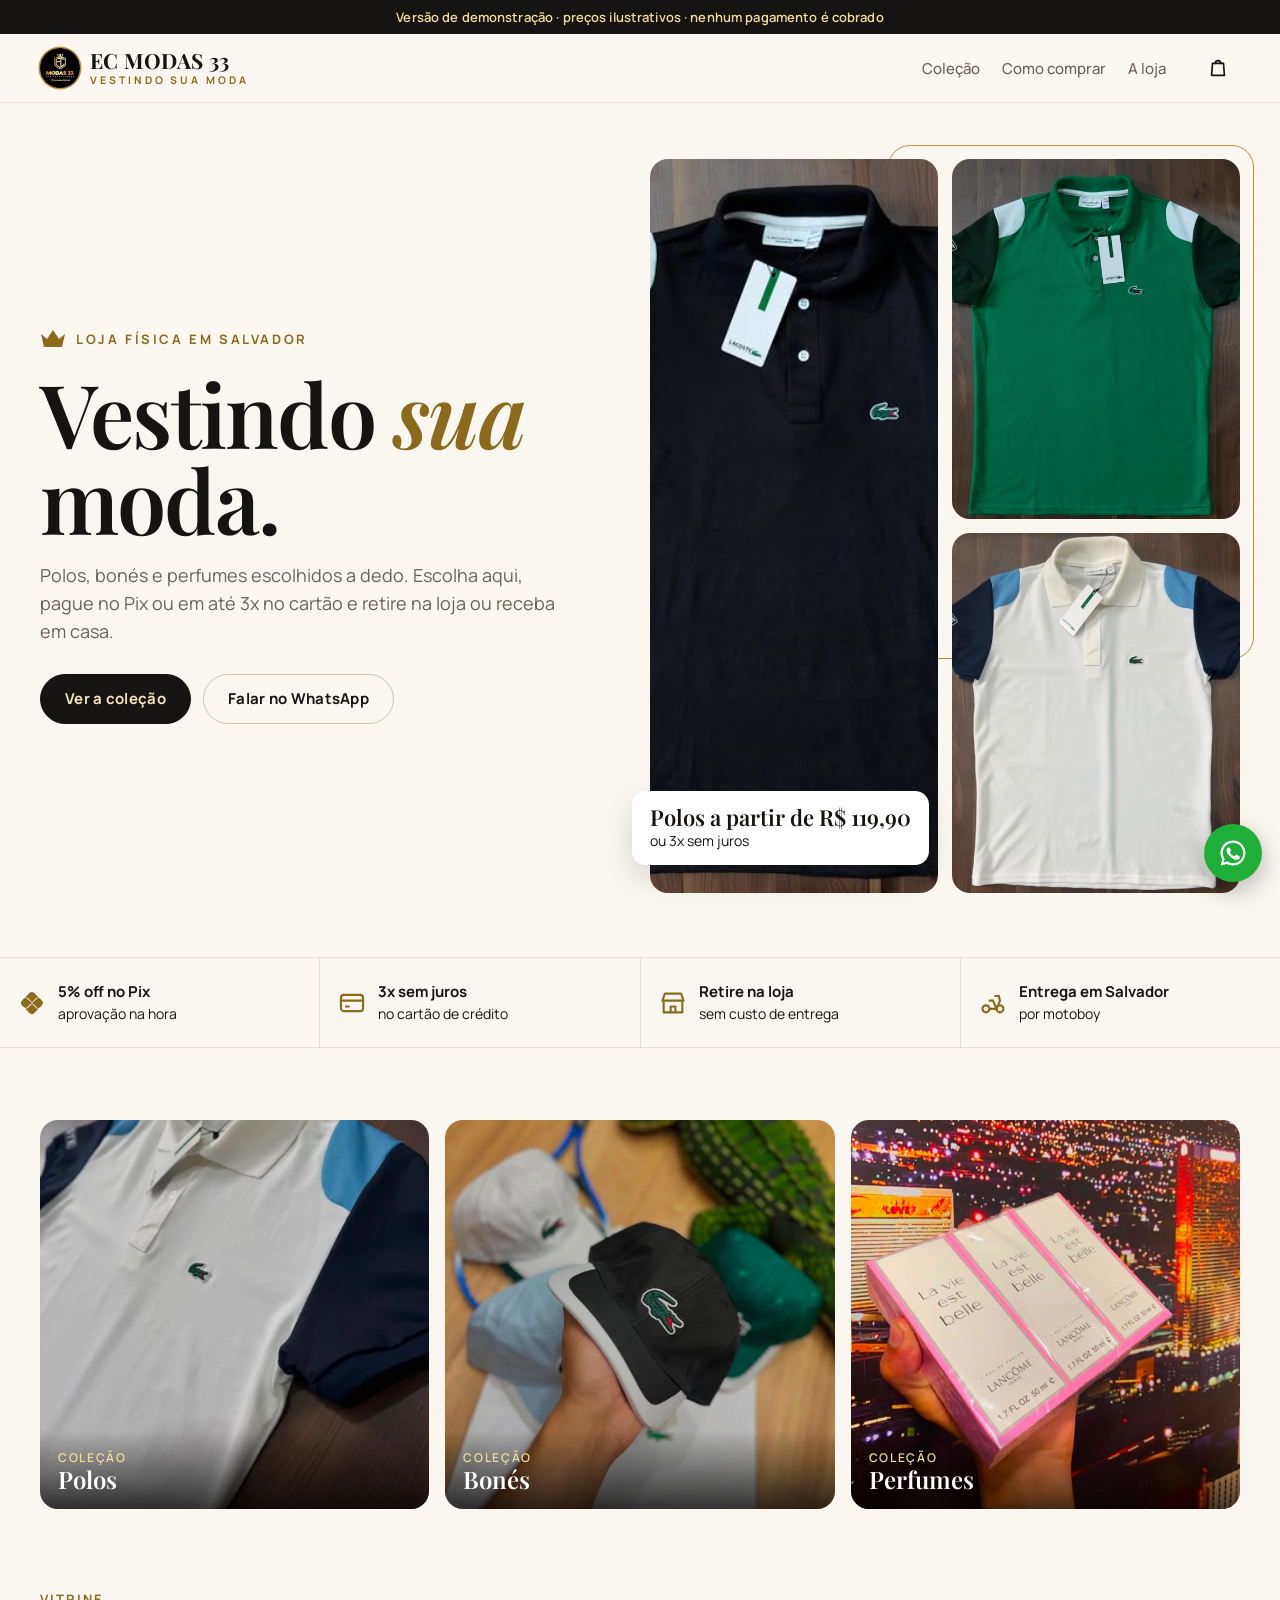
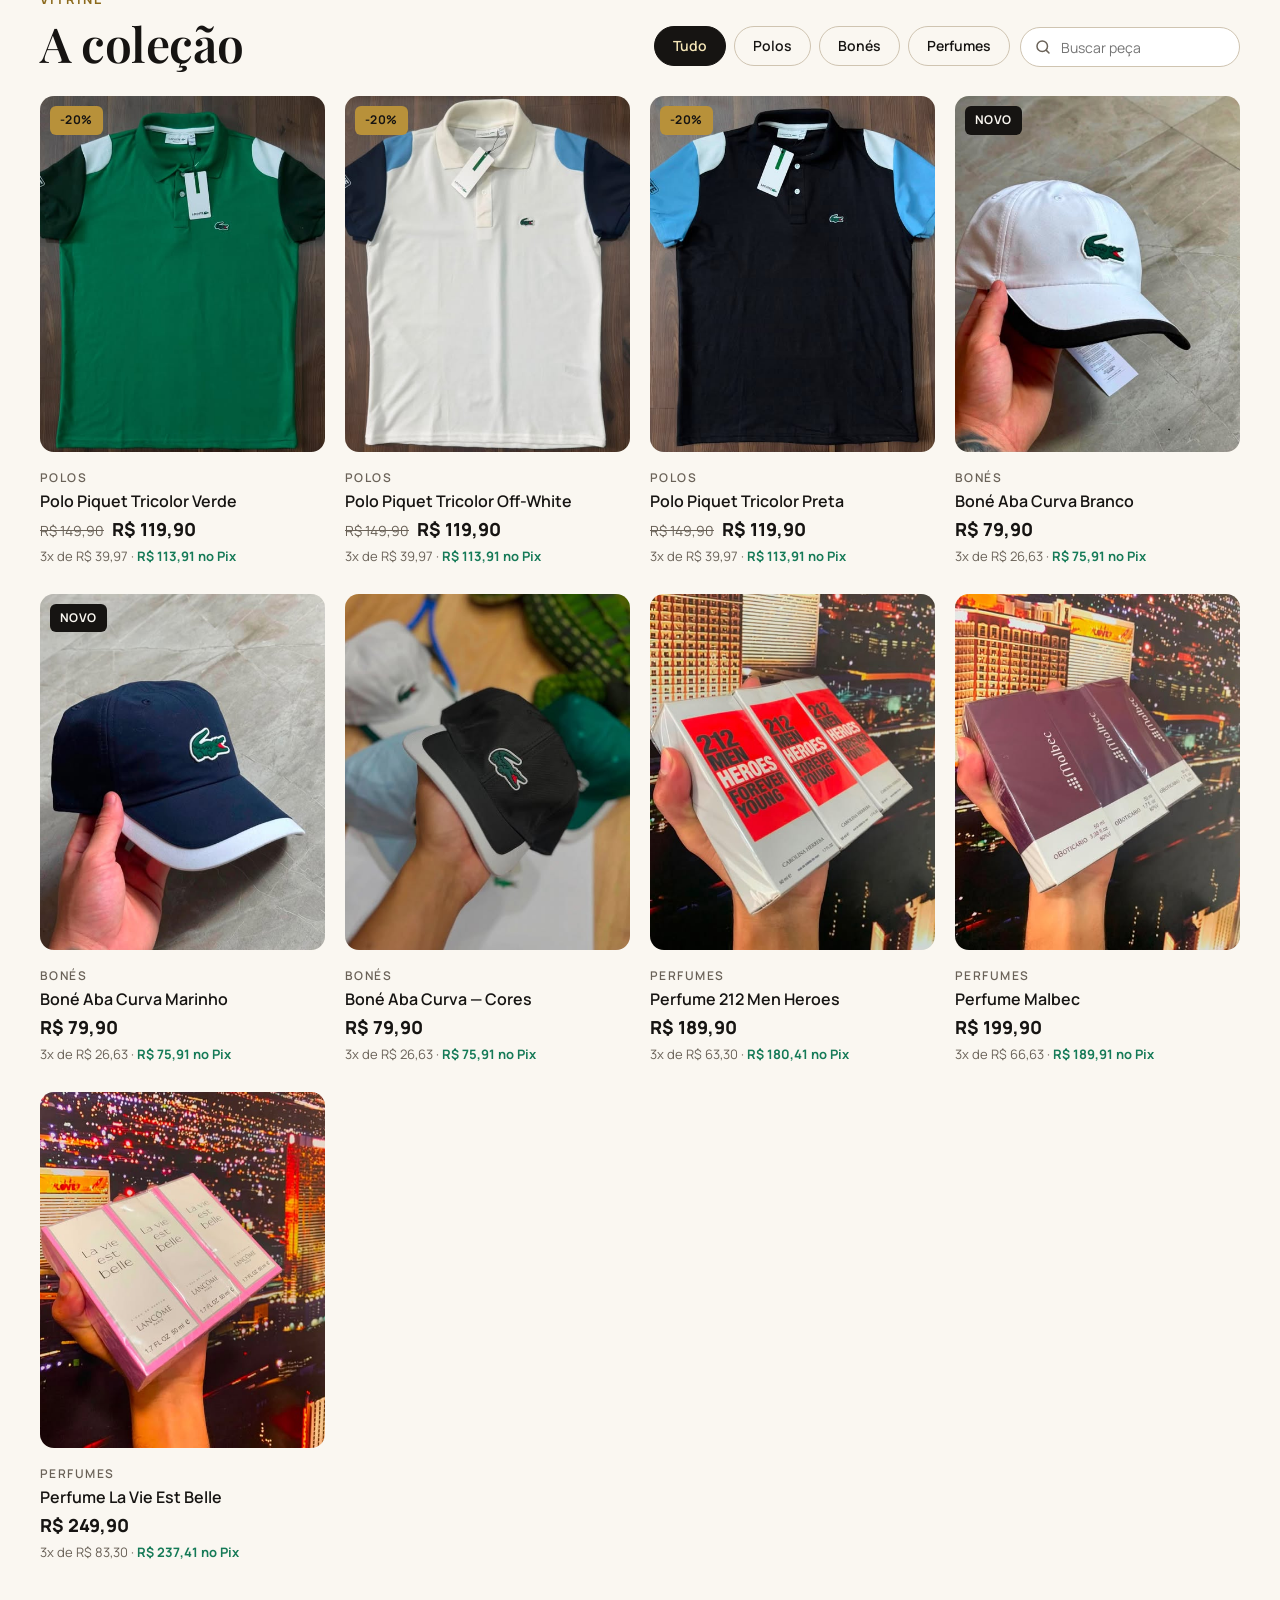
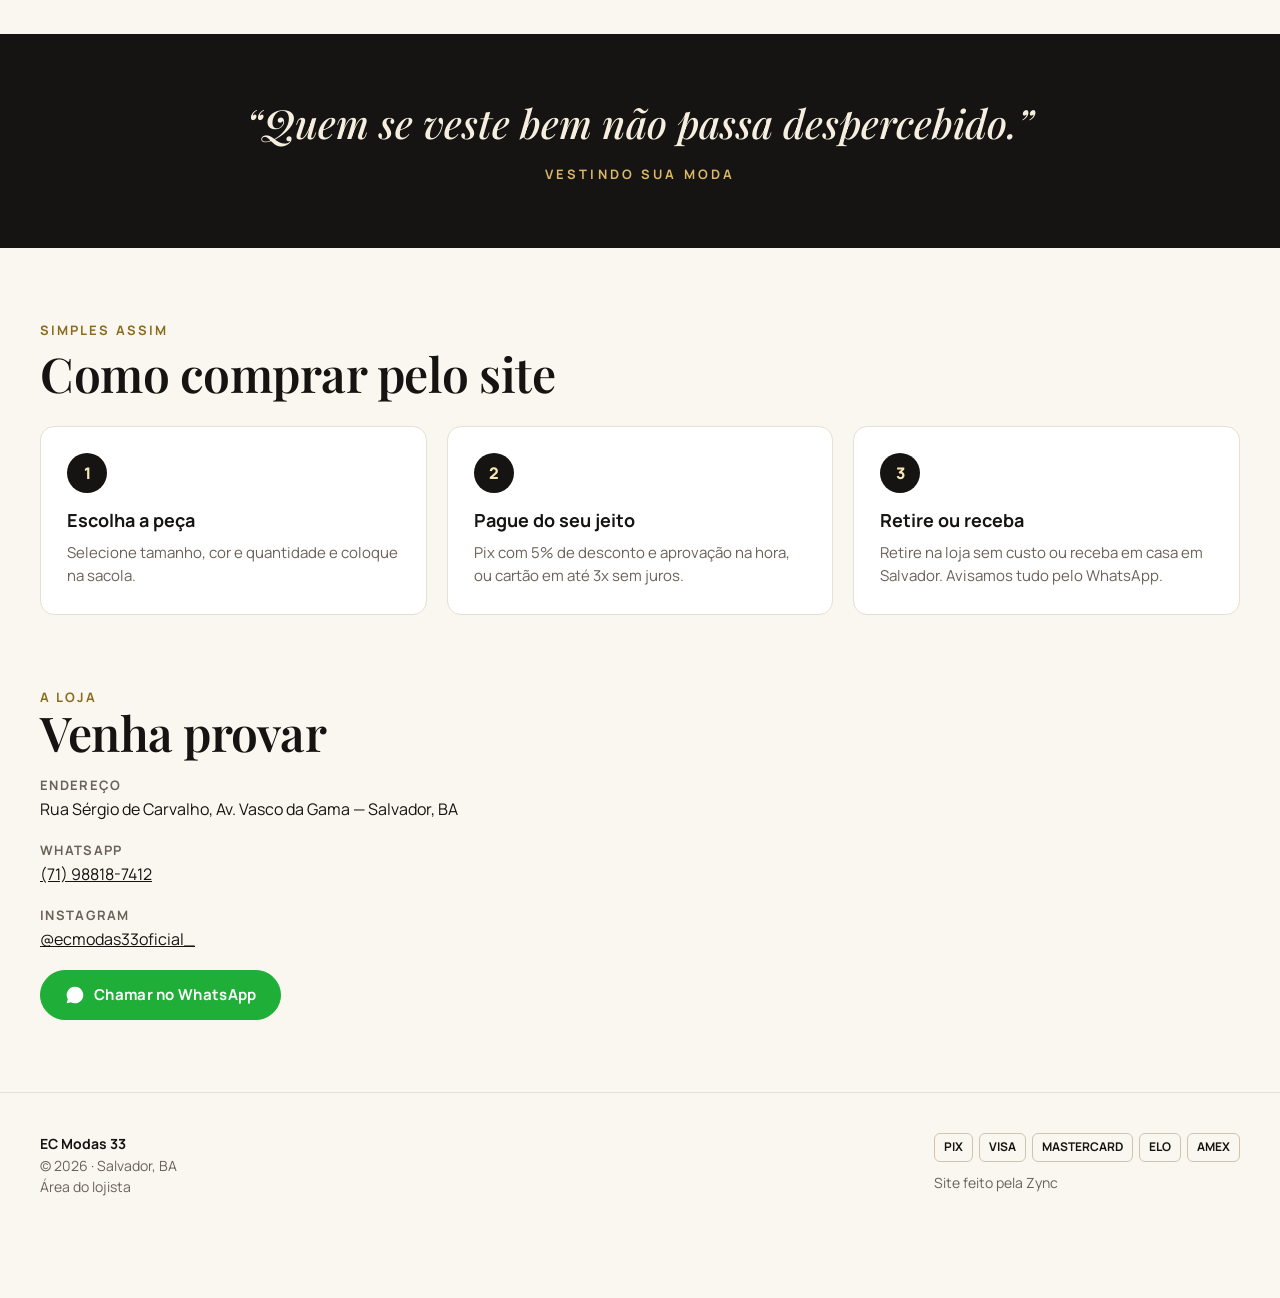
<file: index.html>
<!doctype html>
<html lang="pt-BR">
<head>
<meta charset="utf-8">
<meta name="viewport" content="width=device-width, initial-scale=1, viewport-fit=cover">
<title>EC Modas 33 — Vestindo sua moda | Salvador</title>
<meta name="description" content="Polos, bonés e perfumes da EC Modas 33, em Salvador. Compre pelo site com Pix ou cartão, retire na loja ou receba em casa.">
<meta property="og:title" content="EC Modas 33 — Vestindo sua moda">
<meta property="og:description" content="Polos, bonés e perfumes. Pix ou cartão em até 3x, retirada na loja ou entrega em Salvador.">
<meta property="og:image" content="fotos/05.jpg">
<meta name="theme-color" content="#FAF7F1">
<link rel="icon" href="fotos/perfil.jpg">
<link rel="preconnect" href="https://fonts.googleapis.com"><link rel="preconnect" href="https://fonts.gstatic.com" crossorigin>
<link href="https://fonts.googleapis.com/css2?family=Manrope:wght@400;500;600;700;800&family=Playfair+Display:ital,wght@0,500;0,600;0,700;1,500;1,600&display=swap" rel="stylesheet">
<link rel="stylesheet" href="assets/base.css?v=20260925161743">
<link rel="stylesheet" href="assets/tema.css?v=20260925161743">
</head>
<body>
<div class="faixa-beta">Versão de demonstração · preços ilustrativos · nenhum pagamento é cobrado</div>
<header class="topo">
  <div class="wrap">
    <a class="marca" href="#"><img src="fotos/perfil.jpg" alt=""><span class="marca-txt"><b>EC MODAS 33</b><small>Vestindo sua moda</small></span></a>
    <nav class="nav"><a href="#colecao">Coleção</a><a href="#como-comprar">Como comprar</a><a href="#loja">A loja</a></nav>
    <div class="topo-acoes">
      <button class="icone" data-abrir-sacola aria-label="Abrir sacola">
        <svg viewBox="0 0 24 24" fill="none" stroke="currentColor" stroke-width="1.8" stroke-linecap="round" stroke-linejoin="round"><path d="M6 7h12l1 13H5L6 7Z"/><path d="M9 7a3 3 0 0 1 6 0"/></svg>
        <span class="bolha" data-contagem hidden>0</span></button>
    </div>
  </div>
</header>

<main>
  <section class="hero">
    <div class="wrap">
      <div>
        <span class="coroa"><svg viewBox="0 0 26 20" fill="currentColor"><path d="M1 5l6 5 6-9 6 9 6-5-3 13H4L1 5Z"/></svg> Loja física em Salvador</span>
        <h1>Vestindo <em>sua</em> moda.</h1>
        <p class="lead">Polos, bonés e perfumes escolhidos a dedo. Escolha aqui, pague no Pix ou em até 3x no cartão e retire na loja ou receba em casa.</p>
        <div class="hero-ctas">
          <a class="btn" href="#colecao">Ver a coleção</a>
          <a class="btn sec" data-zap>Falar no WhatsApp</a>
        </div>
      </div>
      <div class="mosaico">
        <img src="fotos/04.jpg" alt="Polo preta com mangas azul-céu">
        <img src="fotos/05.jpg" alt="Polo verde tricolor">
        <img src="fotos/06.jpg" alt="Polo off-white tricolor">
        <div class="etiqueta"><b>Polos a partir de R$ 119,90</b>ou 3x sem juros</div>
      </div>
    </div>
  </section>

  <div class="vantagens">
    <div><svg viewBox="0 0 24 24" fill="currentColor"><path d="M17.3 16.8a2.8 2.8 0 0 1-2-.8l-2.9-2.9a.6.6 0 0 0-.8 0L8.7 16a2.8 2.8 0 0 1-2 .8h-.6l3.7 3.7a3 3 0 0 0 4.2 0l3.7-3.7h-.4ZM6.7 7.2a2.8 2.8 0 0 1 2 .8l2.9 2.9a.6.6 0 0 0 .8 0L15.3 8a2.8 2.8 0 0 1 2-.8h.4l-3.7-3.7a3 3 0 0 0-4.2 0L6.1 7.2h.6Zm13.8 2.7-2.2-2.2h-1a1.9 1.9 0 0 0-1.3.6l-2.9 2.9a1.5 1.5 0 0 1-2.1 0L8 8.3a1.9 1.9 0 0 0-1.3-.5H5.5L3.5 9.9a3 3 0 0 0 0 4.2l2 2h1.2a1.9 1.9 0 0 0 1.3-.5l2.9-2.9a1.5 1.5 0 0 1 2.1 0l2.9 2.9a1.9 1.9 0 0 0 1.3.6h1l2.3-2.3a3 3 0 0 0 0-4Z"/></svg><div><b>5% off no Pix</b>aprovação na hora</div></div>
    <div><svg viewBox="0 0 24 24" fill="none" stroke="currentColor" stroke-width="1.8"><rect x="2.5" y="5" width="19" height="14" rx="2.5"/><path d="M2.5 10h19M6 15h4"/></svg><div><b>3x sem juros</b>no cartão de crédito</div></div>
    <div><svg viewBox="0 0 24 24" fill="none" stroke="currentColor" stroke-width="1.8" stroke-linejoin="round"><path d="M4 10v10h16V10M3 10l2-6h14l2 6H3Z"/><path d="M10 20v-5h4v5"/></svg><div><b>Retire na loja</b>sem custo de entrega</div></div>
    <div><svg viewBox="0 0 24 24" fill="none" stroke="currentColor" stroke-width="1.8" stroke-linecap="round"><circle cx="6" cy="17" r="3"/><circle cx="18" cy="17" r="3"/><path d="M9 17h6l-3-7h-3M14 6h3l1 4-3 7"/></svg><div><b>Entrega em Salvador</b>por motoboy</div></div>
  </div>

  <section class="secao">
    <div class="wrap">
      <div class="faixa-cat">
        <a href="#colecao" data-ir="Polos"><img src="fotos/02.jpg" alt=""><span><small>Coleção</small>Polos</span></a>
        <a href="#colecao" data-ir="Bonés"><img src="fotos/09.jpg" alt=""><span><small>Coleção</small>Bonés</span></a>
        <a href="#colecao" data-ir="Perfumes"><img src="fotos/12.jpg" alt=""><span><small>Coleção</small>Perfumes</span></a>
      </div>
    </div>
  </section>

  <section class="secao" id="colecao" style="padding-top:8px">
    <div class="wrap">
      <div class="secao-topo">
        <div><p class="olho">Vitrine</p><h2 class="titulo">A coleção</h2></div>
        <div class="filtros">
          <div class="chips" id="chips"></div>
          <label class="busca"><span class="sr">Buscar</span>
            <svg viewBox="0 0 24 24" fill="none" stroke="currentColor" stroke-width="2" stroke-linecap="round"><circle cx="11" cy="11" r="7"/><path d="m20 20-3.5-3.5"/></svg>
            <input id="busca" type="search" placeholder="Buscar peça"></label>
        </div>
      </div>
      <div class="grade" id="vitrine"></div>
    </div>
  </section>

  <section class="frase"><div class="wrap"><p>“Quem se veste bem não passa despercebido.”</p><span>Vestindo sua moda</span></div></section>

  <section class="secao" id="como-comprar">
    <div class="wrap">
      <div class="secao-topo"><div><p class="olho">Simples assim</p><h2 class="titulo">Como comprar pelo site</h2></div></div>
      <ol class="passos-compra" style="padding:0;margin:0">
        <li><h3>Escolha a peça</h3><p>Selecione tamanho, cor e quantidade e coloque na sacola.</p></li>
        <li><h3>Pague do seu jeito</h3><p>Pix com 5% de desconto e aprovação na hora, ou cartão em até 3x sem juros.</p></li>
        <li><h3>Retire ou receba</h3><p>Retire na loja sem custo ou receba em casa em Salvador. Avisamos tudo pelo WhatsApp.</p></li>
      </ol>
    </div>
  </section>

  <section class="secao" id="loja" style="padding-top:0">
    <div class="wrap loja-info">
      <div class="info-lista">
        <div><p class="olho">A loja</p><h2 class="titulo">Venha provar</h2></div>
        <p><b>Endereço</b>Rua Sérgio de Carvalho, Av. Vasco da Gama — Salvador, BA</p>
        <p><b>WhatsApp</b><a data-zap>(71) 98818-7412</a></p>
        <p><b>Instagram</b><a href="https://www.instagram.com/ecmodas33oficial_/" target="_blank" rel="noopener">@ecmodas33oficial_</a></p>
        <div><a class="btn zap" data-zap><svg viewBox="0 0 24 24" fill="currentColor"><path d="M12 2a10 10 0 0 0-8.6 15.1L2 22l5-1.3A10 10 0 1 0 12 2Z"/></svg> Chamar no WhatsApp</a></div>
      </div>
      <iframe loading="lazy" title="Mapa da loja" referrerpolicy="no-referrer-when-downgrade" src="https://www.google.com/maps?q=Rua+S%C3%A9rgio+de+Carvalho,+Engenho+Velho+da+Federa%C3%A7%C3%A3o,+Salvador+-+BA&output=embed"></iframe>
    </div>
  </section>
</main>

<footer class="rodape">
  <div class="wrap">
    <div><b style="color:var(--ink)">EC Modas 33</b><br>© <span data-ano></span> · Salvador, BA<br><a href="admin.html">Área do lojista</a></div>
    <div><div class="pagamentos"><span>PIX</span><span>VISA</span><span>MASTERCARD</span><span>ELO</span><span>AMEX</span></div><p style="margin:10px 0 0">Site feito pela <a href="https://zynchub.com.br" target="_blank" rel="noopener">Zync</a></p></div>
  </div>
</footer>

<a class="zap-flutuante" data-zap aria-label="Falar no WhatsApp"><svg viewBox="0 0 24 24" fill="currentColor"><path d="M12 2a10 10 0 0 0-8.6 15.1L2 22l5-1.3A10 10 0 1 0 12 2Zm0 18.2a8.2 8.2 0 0 1-4.2-1.2l-.3-.2-3 .8.8-2.9-.2-.3A8.2 8.2 0 1 1 12 20.2Zm4.5-6.1c-.2-.1-1.5-.7-1.7-.8-.2-.1-.4-.1-.6.1l-.8 1c-.1.2-.3.2-.5.1a6.7 6.7 0 0 1-3.3-2.9c-.3-.4.3-.4.7-1.4.1-.2 0-.3 0-.4l-.8-1.8c-.2-.5-.4-.4-.6-.4h-.5a1 1 0 0 0-.7.3 3 3 0 0 0-.9 2.2 5.2 5.2 0 0 0 1.1 2.7 11.9 11.9 0 0 0 4.5 4c1.7.7 2.4.8 3.2.6.5 0 1.5-.6 1.7-1.2.2-.6.2-1.1.2-1.2-.1-.1-.3-.2-.5-.3Z"/></svg></a>

<dialog class="modal" id="produto" aria-label="Produto"></dialog>
<dialog class="gaveta" id="gaveta" aria-label="Sacola"></dialog>

<script src="assets/config.js?v=20260925161743"></script>
<script src="assets/loja.js?v=20260925161743"></script>
</body>
</html>
</file>
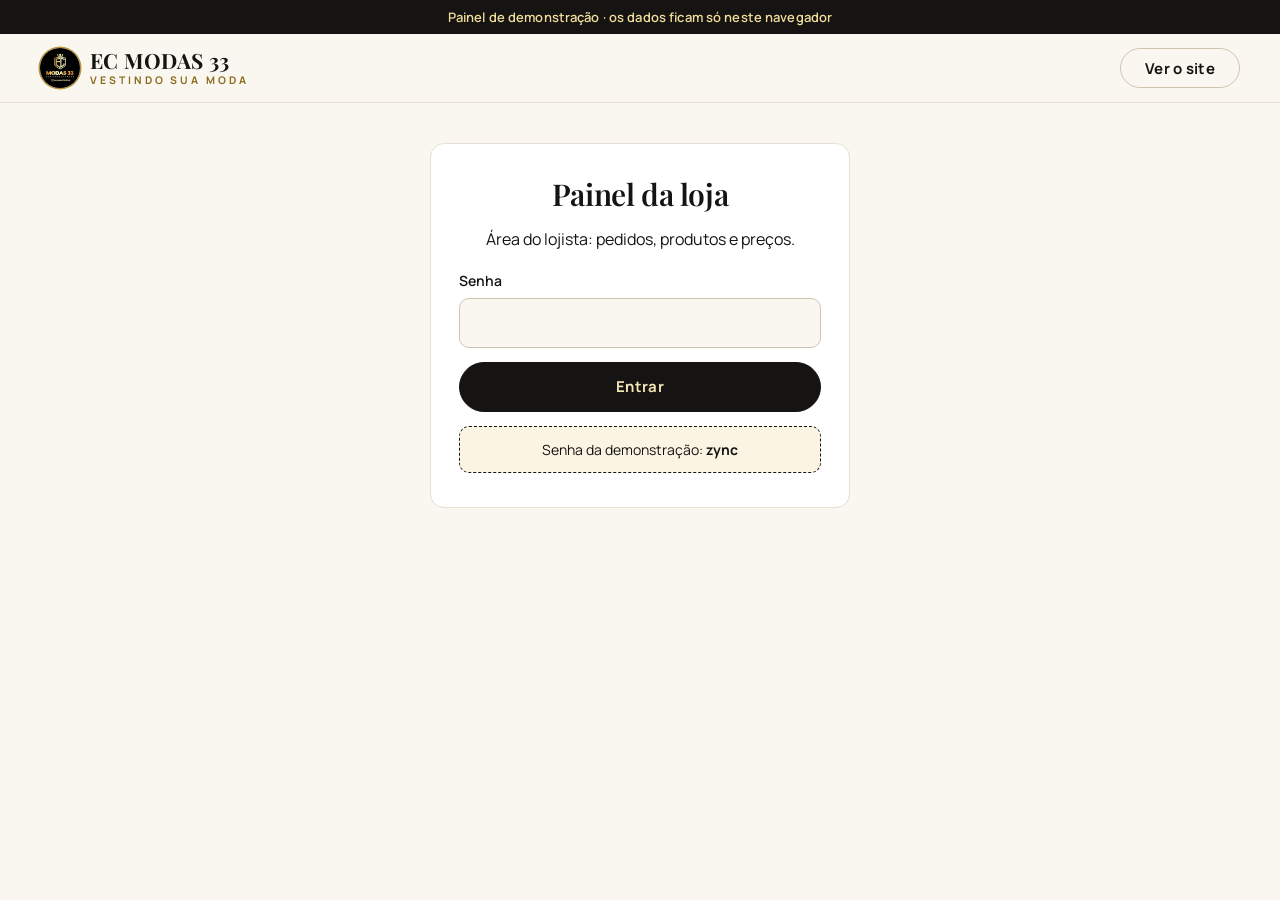
<file: admin.html>
<!doctype html>
<html lang="pt-BR">
<head>
<meta charset="utf-8">
<meta name="viewport" content="width=device-width, initial-scale=1, viewport-fit=cover">
<title>Painel da loja</title>
<meta name="robots" content="noindex">
<link rel="icon" href="fotos/perfil.jpg">
<link rel="stylesheet" href="assets/base.css?v=20260925161743">
<link rel="stylesheet" href="assets/tema.css?v=20260925161743">
</head>
<body>
<div class="faixa-beta">Painel de demonstração · os dados ficam só neste navegador</div>
<header class="topo"><div class="wrap">
  <a class="marca" href="index.html" id="marca"></a>
  <a class="btn sec" href="index.html" style="margin-left:auto;min-height:40px">Ver o site</a>
</div></header>
<main id="app"></main>
<script src="assets/config.js?v=20260925161743"></script>
<script src="assets/loja.js?v=20260925161743"></script>
<script src="assets/admin.js?v=20260925161743"></script>
<script>
  document.title = 'Painel — ' + LOJA.nome;
  document.getElementById('marca').innerHTML = '<img src="fotos/perfil.jpg" alt=""><span class="marca-txt"><b>' + LOJA.nome.toUpperCase() + '</b><small>' + LOJA.slogan + '</small></span>';
</script>
</body>
</html>
</file>
<file: assets/base.css>
/* Base da loja — estrutura comum às lojas. Cores e fontes vêm do tema.css de cada loja. */
*,*::before,*::after{box-sizing:border-box}
html{scroll-behavior:smooth;-webkit-text-size-adjust:100%}
body{margin:0;background:var(--bg);color:var(--ink);font:400 16px/1.55 var(--f-corpo);-webkit-font-smoothing:antialiased}
img{max-width:100%;display:block}
a{color:inherit}
button,input,select,textarea{font:inherit;color:inherit}
button{cursor:pointer}
[hidden]{display:none!important}
.sr{position:absolute;width:1px;height:1px;overflow:hidden;clip:rect(0 0 0 0)}
.wrap{width:min(1200px,100% - 32px);margin-inline:auto}
:focus-visible{outline:2px solid var(--accent);outline-offset:2px}

/* faixa de demonstração */
.faixa-beta{background:var(--accent);color:var(--accent-ink);font-size:13px;text-align:center;padding:7px 12px;font-weight:600;letter-spacing:.01em}

/* topo */
.topo{position:sticky;top:0;z-index:40;background:var(--topo-bg);border-bottom:1px solid var(--line);backdrop-filter:saturate(1.4) blur(10px)}
.topo .wrap{display:flex;align-items:center;gap:18px;height:68px}
.marca{display:flex;align-items:center;gap:10px;text-decoration:none;flex-shrink:0}
.marca img{width:40px;height:40px;border-radius:50%;object-fit:cover}
.nav{display:flex;gap:22px;margin-left:auto}
.nav a{text-decoration:none;font-size:15px;font-weight:500;color:var(--muted)}
.nav a:hover{color:var(--ink)}
.topo-acoes{display:flex;gap:6px;margin-left:12px}
.icone{position:relative;width:44px;height:44px;border-radius:50%;border:0;background:transparent;display:grid;place-items:center}
.icone:hover{background:var(--surface-2)}
.icone svg{width:22px;height:22px}
.bolha{position:absolute;top:4px;right:2px;min-width:19px;height:19px;padding:0 5px;border-radius:10px;background:var(--accent);color:var(--accent-ink);font-size:11px;font-weight:700;display:grid;place-items:center}
@media (max-width:760px){.nav{display:none}.topo-acoes{margin-left:auto}}

/* botões */
.btn{display:inline-flex;align-items:center;justify-content:center;gap:9px;min-height:50px;padding:0 24px;border-radius:var(--raio-btn);border:1.5px solid var(--accent);background:var(--accent);color:var(--accent-ink);font-weight:700;font-size:15px;text-decoration:none;letter-spacing:.02em;transition:transform .15s,filter .15s}
.btn:hover{filter:brightness(1.07)}
.btn:active{transform:scale(.98)}
.btn.sec{background:transparent;color:var(--ink);border-color:var(--line-forte)}
.btn.sec:hover{border-color:var(--ink)}
.btn.zap{background:#1FAF38;border-color:#1FAF38;color:#fff}
.btn.cheio{width:100%}
.btn[disabled]{opacity:.45;pointer-events:none}
.btn svg{width:20px;height:20px}

/* seções */
.secao{padding:72px 0}
.secao-topo{display:flex;align-items:end;justify-content:space-between;gap:16px;margin-bottom:28px;flex-wrap:wrap}
.olho{font-size:13px;font-weight:700;letter-spacing:.16em;text-transform:uppercase;color:var(--accent-txt);margin:0 0 8px}
.titulo{font:var(--f-titulo-peso) clamp(30px,4.4vw,48px)/1.05 var(--f-titulo);margin:0;letter-spacing:var(--titulo-espaco);text-transform:var(--titulo-caixa)}

/* filtros */
.filtros{display:flex;gap:10px;align-items:center;flex-wrap:wrap}
.chips{display:flex;gap:8px;overflow-x:auto;scrollbar-width:none;padding-bottom:2px}
.chips::-webkit-scrollbar{display:none}
.chip{flex-shrink:0;height:40px;padding:0 18px;border-radius:999px;border:1.5px solid var(--line-forte);background:transparent;font-size:14px;font-weight:600;white-space:nowrap}
.chip[aria-pressed=true]{background:var(--ink);border-color:var(--ink);color:var(--bg)}
.busca{position:relative}
.busca input{height:40px;width:220px;border-radius:999px;border:1.5px solid var(--line-forte);background:var(--surface);padding:0 16px 0 40px;font-size:14px}
.busca svg{position:absolute;left:14px;top:11px;width:18px;height:18px;color:var(--muted)}
@media (max-width:760px){.busca,.busca input{width:100%}.filtros{width:100%}}

/* grade de produtos */
.grade{display:grid;grid-template-columns:repeat(auto-fill,minmax(250px,1fr));gap:28px 20px}
@media (max-width:620px){.grade{grid-template-columns:repeat(2,minmax(0,1fr));gap:22px 12px}}
.card{display:flex;flex-direction:column;gap:12px}
.card-foto{position:relative;aspect-ratio:4/5;border:0;padding:0;border-radius:var(--raio);overflow:hidden;background:var(--surface-2)}
.card-foto img{position:absolute;inset:0;width:100%;height:100%;object-fit:cover;transition:opacity .35s,transform .6s}
.card-foto img.alt{opacity:0}
.card:hover .card-foto img.alt{opacity:1}
.card:hover .card-foto img{transform:scale(1.03)}
.card.esgotado .card-foto img{filter:grayscale(.85);opacity:.6}
.selo{position:absolute;top:10px;left:10px;z-index:2;padding:5px 10px;border-radius:6px;background:var(--ink);color:var(--bg);font-size:12px;font-weight:700;letter-spacing:.04em;text-transform:uppercase}
.selo.oferta{background:var(--accent);color:var(--accent-ink)}
.card-rapido{position:absolute;right:10px;bottom:10px;z-index:2;width:42px;height:42px;border-radius:50%;background:var(--bg);color:var(--ink);display:grid;place-items:center;box-shadow:0 4px 14px rgba(0,0,0,.18);opacity:0;transform:translateY(6px);transition:.2s}
.card:hover .card-rapido{opacity:1;transform:none}
@media (hover:none){.card-rapido{opacity:1;transform:none}}
.card-rapido svg{width:20px;height:20px}
.card-cat{font-size:12px;letter-spacing:.12em;text-transform:uppercase;color:var(--muted);font-weight:600}
.card h3{margin:2px 0 4px;font-size:16px;font-weight:600;line-height:1.3}
.card h3 button{all:unset;cursor:pointer}
.preco{display:flex;gap:8px;align-items:baseline;flex-wrap:wrap}
.preco strong{font-size:18px;font-weight:800}
.preco s{color:var(--muted);font-size:14px}
.parc{font-size:13px;color:var(--muted);margin:2px 0 0}
.parc b{color:var(--pix);font-weight:700}
@media (max-width:620px){.card h3{font-size:14.5px}.preco strong{font-size:16px}.parc{font-size:12px}}
.vazio{grid-column:1/-1;text-align:center;padding:48px 0;color:var(--muted)}

/* modal do produto */
dialog{border:0;padding:0;color:var(--ink);background:var(--surface)}
dialog::backdrop{background:rgba(0,0,0,.62);backdrop-filter:blur(3px)}
.modal{width:min(980px,100% - 24px);max-height:calc(100dvh - 24px);border-radius:var(--raio-modal);overflow:auto}
.modal-corpo{display:grid;grid-template-columns:1.05fr 1fr}
@media (max-width:760px){.galeria-principal{aspect-ratio:1}.modal-corpo{grid-template-columns:1fr}.modal{width:100%;max-width:100%;max-height:100dvh;height:100dvh;margin:0;border-radius:0}}
.galeria{background:var(--surface-2);position:relative}
.galeria-principal{aspect-ratio:4/5;width:100%;object-fit:cover}
.miniaturas{display:flex;gap:8px;padding:10px;position:absolute;bottom:0;left:0}
.miniaturas button{width:58px;height:58px;border-radius:8px;overflow:hidden;border:2px solid transparent;padding:0;background:none}
.miniaturas button[aria-current=true]{border-color:var(--accent)}
.miniaturas img{width:100%;height:100%;object-fit:cover}
.modal-info{padding:34px 32px;display:flex;flex-direction:column;gap:18px}
@media (max-width:760px){.modal-info{padding:22px 18px 110px}}
.modal-info h2{font:var(--f-titulo-peso) 30px/1.1 var(--f-titulo);margin:0;letter-spacing:var(--titulo-espaco);text-transform:var(--titulo-caixa)}
.modal-preco strong{font-size:28px}
.pix-linha{display:flex;align-items:center;gap:8px;font-size:15px;background:var(--pix-bg);color:var(--pix);padding:10px 12px;border-radius:10px;font-weight:600}
.rotulo{font-size:13px;font-weight:700;letter-spacing:.1em;text-transform:uppercase;margin:0 0 10px;color:var(--muted)}
.opcoes-tam{display:flex;gap:8px;flex-wrap:wrap}
.opcoes-tam button{min-width:52px;height:48px;padding:0 14px;border-radius:10px;border:1.5px solid var(--line-forte);background:transparent;font-weight:700}
.opcoes-tam button[aria-pressed=true]{background:var(--ink);color:var(--bg);border-color:var(--ink)}
.opcoes-tam button:disabled{opacity:.35;text-decoration:line-through;cursor:not-allowed}
.aviso-tam{color:#D0342C;font-size:14px;font-weight:600;margin:6px 0 0}
.qtd{display:inline-flex;align-items:center;border:1.5px solid var(--line-forte);border-radius:10px;height:48px}
.qtd button{width:44px;height:100%;border:0;background:none;font-size:20px}
.qtd span{min-width:28px;text-align:center;font-weight:700}
.linha-compra{display:flex;gap:10px}
.linha-compra .btn{flex:1}
.desc{color:var(--muted);font-size:15px;margin:0}
.fechar{position:absolute;top:12px;right:12px;z-index:5;width:44px;height:44px;border-radius:50%;border:0;background:var(--surface);color:var(--ink);display:grid;place-items:center;box-shadow:0 2px 10px rgba(0,0,0,.15)}
.fechar svg{width:22px;height:22px}
.selos-confianca{display:grid;gap:8px;font-size:14px;color:var(--muted);border-top:1px solid var(--line);padding-top:16px}
.selos-confianca span{display:flex;gap:8px;align-items:center}
.selos-confianca svg{width:18px;height:18px;color:var(--accent-txt);flex-shrink:0}
@media (max-width:760px){.modal-acoes{position:fixed;left:0;right:0;bottom:0;background:var(--surface);padding:12px 16px calc(12px + env(safe-area-inset-bottom));border-top:1px solid var(--line);z-index:4}}

/* sacola (gaveta) */
.gaveta{position:fixed;inset:0 0 0 auto;width:min(440px,100%);height:100dvh;max-height:100dvh;margin:0 0 0 auto;flex-direction:column}
.gaveta[open]{display:flex}
.gaveta[open]{animation:entra .28s ease}
@keyframes entra{from{transform:translateX(40px);opacity:0}}
.gaveta-topo{display:flex;align-items:center;justify-content:space-between;padding:18px 20px;border-bottom:1px solid var(--line)}
.gaveta-topo h2{margin:0;font-size:20px}
.gaveta-topo .fechar{position:static;box-shadow:none}
.gaveta-itens{flex:1;overflow:auto;padding:8px 20px}
.item{display:grid;grid-template-columns:76px 1fr auto;gap:14px;padding:16px 0;border-bottom:1px solid var(--line)}
.item img{width:76px;height:95px;border-radius:8px;object-fit:cover}
.item h4{margin:0 0 4px;font-size:15px}
.item small{color:var(--muted);display:block;margin-bottom:8px}
.item .qtd{height:36px}
.item .qtd button{width:34px;font-size:17px}
.item-preco{text-align:right;font-weight:700;display:flex;flex-direction:column;justify-content:space-between;align-items:end}
.remover{border:0;background:none;color:var(--muted);font-size:13px;text-decoration:underline;padding:4px 0}
.gaveta-rodape{padding:18px 20px calc(18px + env(safe-area-inset-bottom));border-top:1px solid var(--line);display:grid;gap:12px}
.soma{display:flex;justify-content:space-between;font-size:15px}
.soma.total{font-size:19px;font-weight:800}
.soma .pix{color:var(--pix);font-weight:700}
.gaveta-vazia{text-align:center;padding:60px 20px;color:var(--muted)}
.gaveta-vazia svg{width:56px;height:56px;margin:0 auto 14px;opacity:.5}

/* blocos informativos */
.vantagens{display:grid;grid-template-columns:repeat(4,1fr);gap:1px;background:var(--line);border-block:1px solid var(--line)}
.vantagens>div{background:var(--bg);padding:22px 18px;display:flex;gap:12px;align-items:center;font-size:14px}
.vantagens b{display:block;font-size:15px}
.vantagens svg{width:28px;height:28px;color:var(--accent-txt);flex-shrink:0}
@media (max-width:860px){.vantagens{grid-template-columns:repeat(2,minmax(0,1fr))}.vantagens>div{padding:16px 12px;font-size:13px}}
.passos-compra{display:grid;grid-template-columns:repeat(3,1fr);gap:20px;counter-reset:p}
.passos-compra li{list-style:none;background:var(--surface);border:1px solid var(--line);border-radius:var(--raio);padding:26px;counter-increment:p}
.passos-compra li::before{content:counter(p);display:grid;place-items:center;width:40px;height:40px;border-radius:50%;background:var(--accent);color:var(--accent-ink);font-weight:800;margin-bottom:14px}
.passos-compra h3{margin:0 0 6px;font-size:18px}
.passos-compra p{margin:0;color:var(--muted);font-size:15px}
@media (max-width:760px){.passos-compra{grid-template-columns:1fr}}
.loja-info{display:grid;grid-template-columns:1fr 1.2fr;gap:28px;align-items:stretch}
.loja-info iframe{width:100%;height:100%;min-height:320px;border:0;border-radius:var(--raio);filter:var(--mapa-filtro)}
.info-lista{display:grid;gap:18px;align-content:start}
.info-lista p{margin:0}
.info-lista b{display:block;font-size:13px;letter-spacing:.1em;text-transform:uppercase;color:var(--muted);margin-bottom:2px}
@media (max-width:760px){.loja-info{grid-template-columns:1fr}}

/* rodapé */
.rodape{border-top:1px solid var(--line);padding:40px 0 100px;font-size:14px;color:var(--muted)}
.rodape .wrap{display:flex;justify-content:space-between;gap:20px;flex-wrap:wrap}
.rodape a{text-decoration:none}
.pagamentos{display:flex;gap:6px;flex-wrap:wrap}
.pagamentos span{border:1px solid var(--line-forte);border-radius:6px;padding:4px 9px;font-size:12px;font-weight:700;color:var(--ink)}

/* whatsapp flutuante e aviso */
.zap-flutuante{position:fixed;right:18px;bottom:18px;z-index:30;width:58px;height:58px;border-radius:50%;background:#1FAF38;color:#fff;display:grid;place-items:center;box-shadow:0 8px 24px rgba(0,0,0,.28)}
.zap-flutuante svg{width:30px;height:30px}
.toast{position:fixed;left:50%;bottom:24px;transform:translate(-50%,20px);z-index:100;background:var(--ink);color:var(--bg);padding:13px 20px;border-radius:12px;font-weight:600;font-size:15px;opacity:0;transition:.25s;pointer-events:none;max-width:calc(100% - 32px)}
.toast.on{opacity:1;transform:translate(-50%,0)}

/* ---------- checkout ---------- */
.co{display:grid;grid-template-columns:1fr 400px;gap:36px;padding:36px 0 80px;align-items:start}
@media (max-width:900px){.co{grid-template-columns:1fr;gap:20px;padding-top:20px}}
.co-bloco{background:var(--surface);border:1px solid var(--line);border-radius:var(--raio);padding:26px;margin-bottom:18px}
@media (max-width:620px){.co-bloco{padding:20px 16px}}
.co-bloco h2{display:flex;align-items:center;gap:12px;margin:0 0 20px;font-size:20px}
.co-bloco h2 i{font-style:normal;display:grid;place-items:center;width:32px;height:32px;border-radius:50%;background:var(--accent);color:var(--accent-ink);font-size:15px}
.campos{display:grid;grid-template-columns:repeat(6,1fr);gap:14px}
.campo{grid-column:span 6;display:grid;gap:6px}
.campo.c3{grid-column:span 3}.campo.c2{grid-column:span 2}.campo.c4{grid-column:span 4}
@media (max-width:620px){.campo.c3,.campo.c2,.campo.c4{grid-column:span 6}.campo.m3{grid-column:span 3}}
.campo label{font-size:14px;font-weight:600}
.campo label small{font-weight:400;color:var(--muted)}
.campo input,.campo select{height:50px;border-radius:10px;border:1.5px solid var(--line-forte);background:var(--bg);padding:0 14px;font-size:16px;width:100%}
.campo input:focus,.campo select:focus{border-color:var(--accent);outline:none}
.campo.erro input{border-color:#D0342C}
.campo .msg{color:#D0342C;font-size:13px;font-weight:600}
.escolhas{display:grid;gap:10px}
.escolha{display:flex;align-items:center;gap:14px;border:1.5px solid var(--line-forte);border-radius:12px;padding:16px;cursor:pointer}
.escolha:has(input:checked){border-color:var(--accent);background:var(--escolha-bg)}
.escolha input{width:20px;height:20px;accent-color:var(--accent)}
.escolha div{flex:1}
.escolha b{display:block}
.escolha small{color:var(--muted)}
.escolha .val{font-weight:800;white-space:nowrap}
.escolha .tag{background:var(--pix);color:#fff;border-radius:6px;padding:3px 8px;font-size:12px;font-weight:700}
.resumo{position:sticky;top:90px}
.resumo .item{grid-template-columns:60px 1fr auto}
.resumo .item img{width:60px;height:75px}
.co-seguro{display:flex;gap:8px;align-items:center;justify-content:center;font-size:13px;color:var(--muted);margin-top:12px}
.co-seguro svg{width:16px;height:16px}
.aviso-demo{background:var(--escolha-bg);border:1px dashed var(--accent);border-radius:10px;padding:12px 14px;font-size:14px;margin-top:14px}
.aviso-demo button{border:0;background:none;color:var(--accent-txt);font-weight:700;text-decoration:underline;padding:0}
.painel-pix,.painel-ok{max-width:560px;margin:40px auto 80px;background:var(--surface);border:1px solid var(--line);border-radius:var(--raio);padding:34px 28px;text-align:center}
.qr{width:240px;height:240px;margin:18px auto;background:#fff;padding:10px;border-radius:12px}
.qr svg{width:100%;height:100%}
.copia{display:flex;gap:8px;margin:14px 0}
.copia input{flex:1;min-width:0;height:48px;border-radius:10px;border:1.5px solid var(--line-forte);background:var(--bg);padding:0 12px;font-size:13px}
.relogio{font-weight:800;color:var(--accent-txt)}
.check{width:76px;height:76px;border-radius:50%;background:var(--pix);color:#fff;display:grid;place-items:center;margin:0 auto 18px}
.check svg{width:40px;height:40px}
.painel-ok h1,.painel-pix h1{font:var(--f-titulo-peso) 30px/1.1 var(--f-titulo);margin:0 0 8px;text-transform:var(--titulo-caixa);letter-spacing:var(--titulo-espaco)}
.painel-ok .item,.painel-ok .soma{text-align:left}
.processando{position:fixed;inset:0;z-index:200;background:rgba(0,0,0,.7);display:grid;place-items:center;color:#fff;font-weight:700;font-size:18px}
.giro{width:52px;height:52px;border:4px solid rgba(255,255,255,.25);border-top-color:#fff;border-radius:50%;animation:gira .8s linear infinite;margin:0 auto 16px}
@keyframes gira{to{transform:rotate(360deg)}}
.bandeira{position:absolute;right:12px;top:40px;font-size:12px;font-weight:800;color:var(--muted);text-transform:uppercase}
</file>
<file: assets/tema.css>
@import url('https://fonts.googleapis.com/css2?family=Manrope:wght@400;500;600;700;800&family=Playfair+Display:ital,wght@0,500;0,600;0,700;1,500;1,600&display=swap');
/* EC Modas 33 — boutique clara: marfim, preto e dourado (do logo). */
:root{
  --bg:#FAF7F1;--surface:#FFFFFF;--surface-2:#F1ECE2;--ink:#161412;--muted:#6A6258;
  --line:#E7DFD1;--line-forte:#CFC4B1;--topo-bg:rgba(250,247,241,.9);
  --accent:#161412;--accent-ink:#F6E7B8;--accent-txt:#8C6A1C;--ouro:#B8913A;
  --pix:#157A57;--pix-bg:#E5F3EC;--escolha-bg:#FBF4E2;--mapa-filtro:sepia(.15);
  --f-corpo:'Manrope',system-ui,sans-serif;--f-titulo:'Playfair Display',Georgia,serif;--f-titulo-peso:600;
  --titulo-caixa:none;--titulo-espaco:-.01em;--raio:14px;--raio-btn:999px;--raio-modal:20px;
}
.faixa-beta{background:#161412;color:#F1DC9C}
.marca-txt{display:flex;flex-direction:column;line-height:1}
.marca-txt b{font:700 21px/1 var(--f-titulo);letter-spacing:.02em}
.marca-txt small{font-size:10.5px;letter-spacing:.28em;text-transform:uppercase;color:var(--accent-txt);margin-top:4px;font-weight:700}
.marca img{box-shadow:0 0 0 1.5px var(--ouro)}
.selo.oferta{background:var(--ouro);color:#161412}
.chip[aria-pressed=true]{background:#161412;color:#F6E7B8}

/* hero */
.hero{padding:56px 0 64px;overflow:hidden}
.hero .wrap{display:grid;grid-template-columns:1fr 1.05fr;gap:48px;align-items:center}
.hero h1{font:600 clamp(44px,7vw,88px)/.98 var(--f-titulo);margin:14px 0 20px;letter-spacing:-.02em}
.hero h1 em{font-style:italic;color:var(--accent-txt)}
.hero p.lead{font-size:18px;color:var(--muted);max-width:30em;margin:0 0 28px}
.hero-ctas{display:flex;gap:12px;flex-wrap:wrap}
.coroa{display:inline-flex;align-items:center;gap:10px;font-size:13px;font-weight:700;letter-spacing:.2em;text-transform:uppercase;color:var(--accent-txt)}
.coroa svg{width:26px;height:20px}
.mosaico{display:grid;grid-template-columns:1fr 1fr;grid-template-rows:auto auto;gap:14px;position:relative}
.mosaico img{width:100%;aspect-ratio:4/5;object-fit:cover;border-radius:18px}
.mosaico img:nth-child(1){grid-row:span 2;aspect-ratio:auto;height:100%}
.mosaico::before{content:"";position:absolute;inset:-14px -14px auto auto;width:62%;height:70%;border:1.5px solid var(--ouro);border-radius:22px;z-index:-1}
.mosaico .etiqueta{position:absolute;left:-18px;bottom:28px;background:var(--surface);border-radius:14px;padding:14px 18px;box-shadow:0 12px 30px rgba(22,20,18,.14);font-size:14px}
.mosaico .etiqueta b{display:block;font:600 22px/1.1 var(--f-titulo)}
@media (max-width:860px){
  .hero{padding:28px 0 40px}
  .hero .wrap{grid-template-columns:1fr;gap:30px}
  .mosaico .etiqueta{left:10px;bottom:10px}
  .mosaico::before{display:none}
}
.faixa-cat{display:grid;grid-template-columns:repeat(3,1fr);gap:16px}
.faixa-cat a{position:relative;aspect-ratio:1;border-radius:18px;overflow:hidden;display:block;text-decoration:none}
.faixa-cat img{width:100%;height:100%;object-fit:cover;transition:transform .6s}
.faixa-cat a:hover img{transform:scale(1.05)}
.faixa-cat span{position:absolute;inset:auto 0 0 0;padding:18px;background:linear-gradient(transparent,rgba(0,0,0,.72));color:#fff;font:600 24px/1 var(--f-titulo)}
.faixa-cat span small{display:block;font:600 12px/1.6 var(--f-corpo);letter-spacing:.14em;text-transform:uppercase;color:#F1DC9C}
@media (max-width:620px){.faixa-cat{grid-template-columns:1fr 1fr 1fr;gap:8px}.faixa-cat span{font-size:16px;padding:10px}.faixa-cat span small{display:none}}
.frase{background:#161412;color:#F6EFE0;text-align:center;padding:64px 0}
.frase p{font:italic 500 clamp(26px,3.6vw,40px)/1.25 var(--f-titulo);margin:0 auto;max-width:22em}
.frase span{display:block;margin-top:16px;font-size:13px;letter-spacing:.24em;text-transform:uppercase;color:#D9B966;font-weight:700}
</file>
